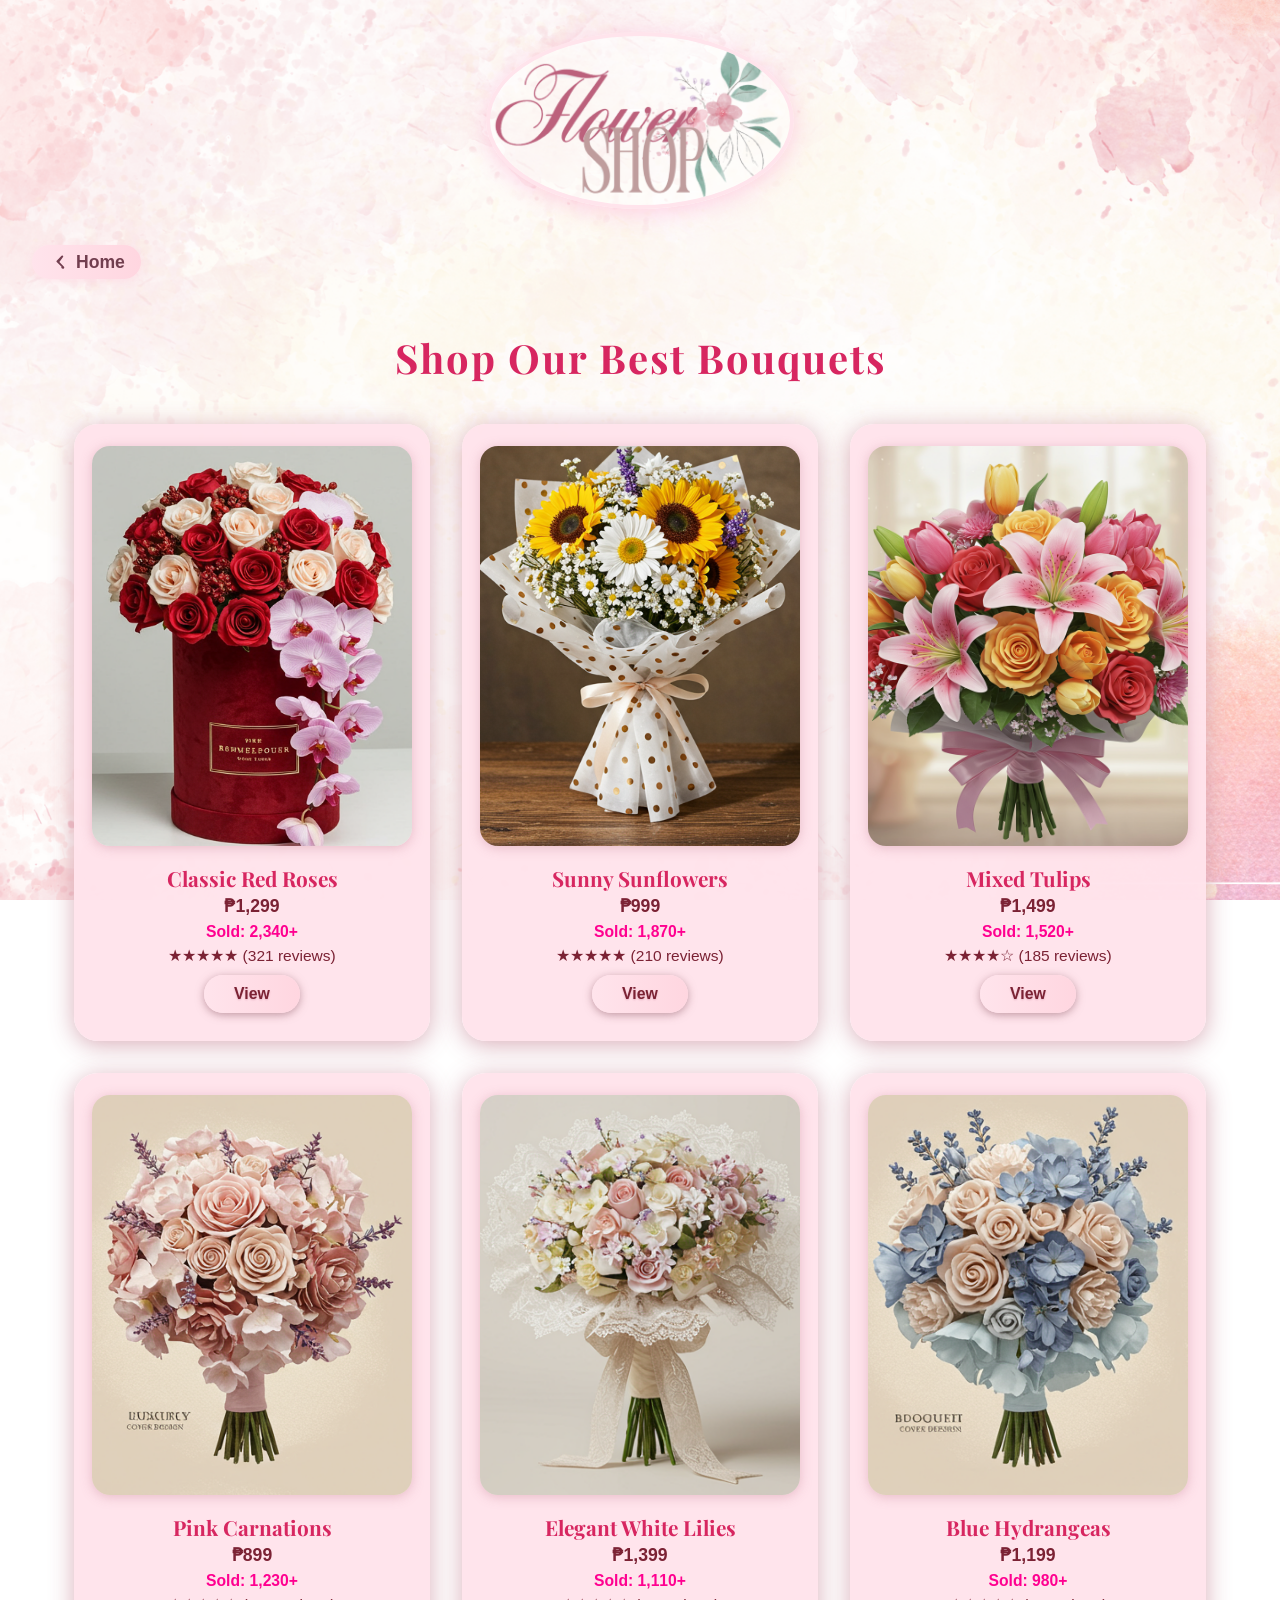
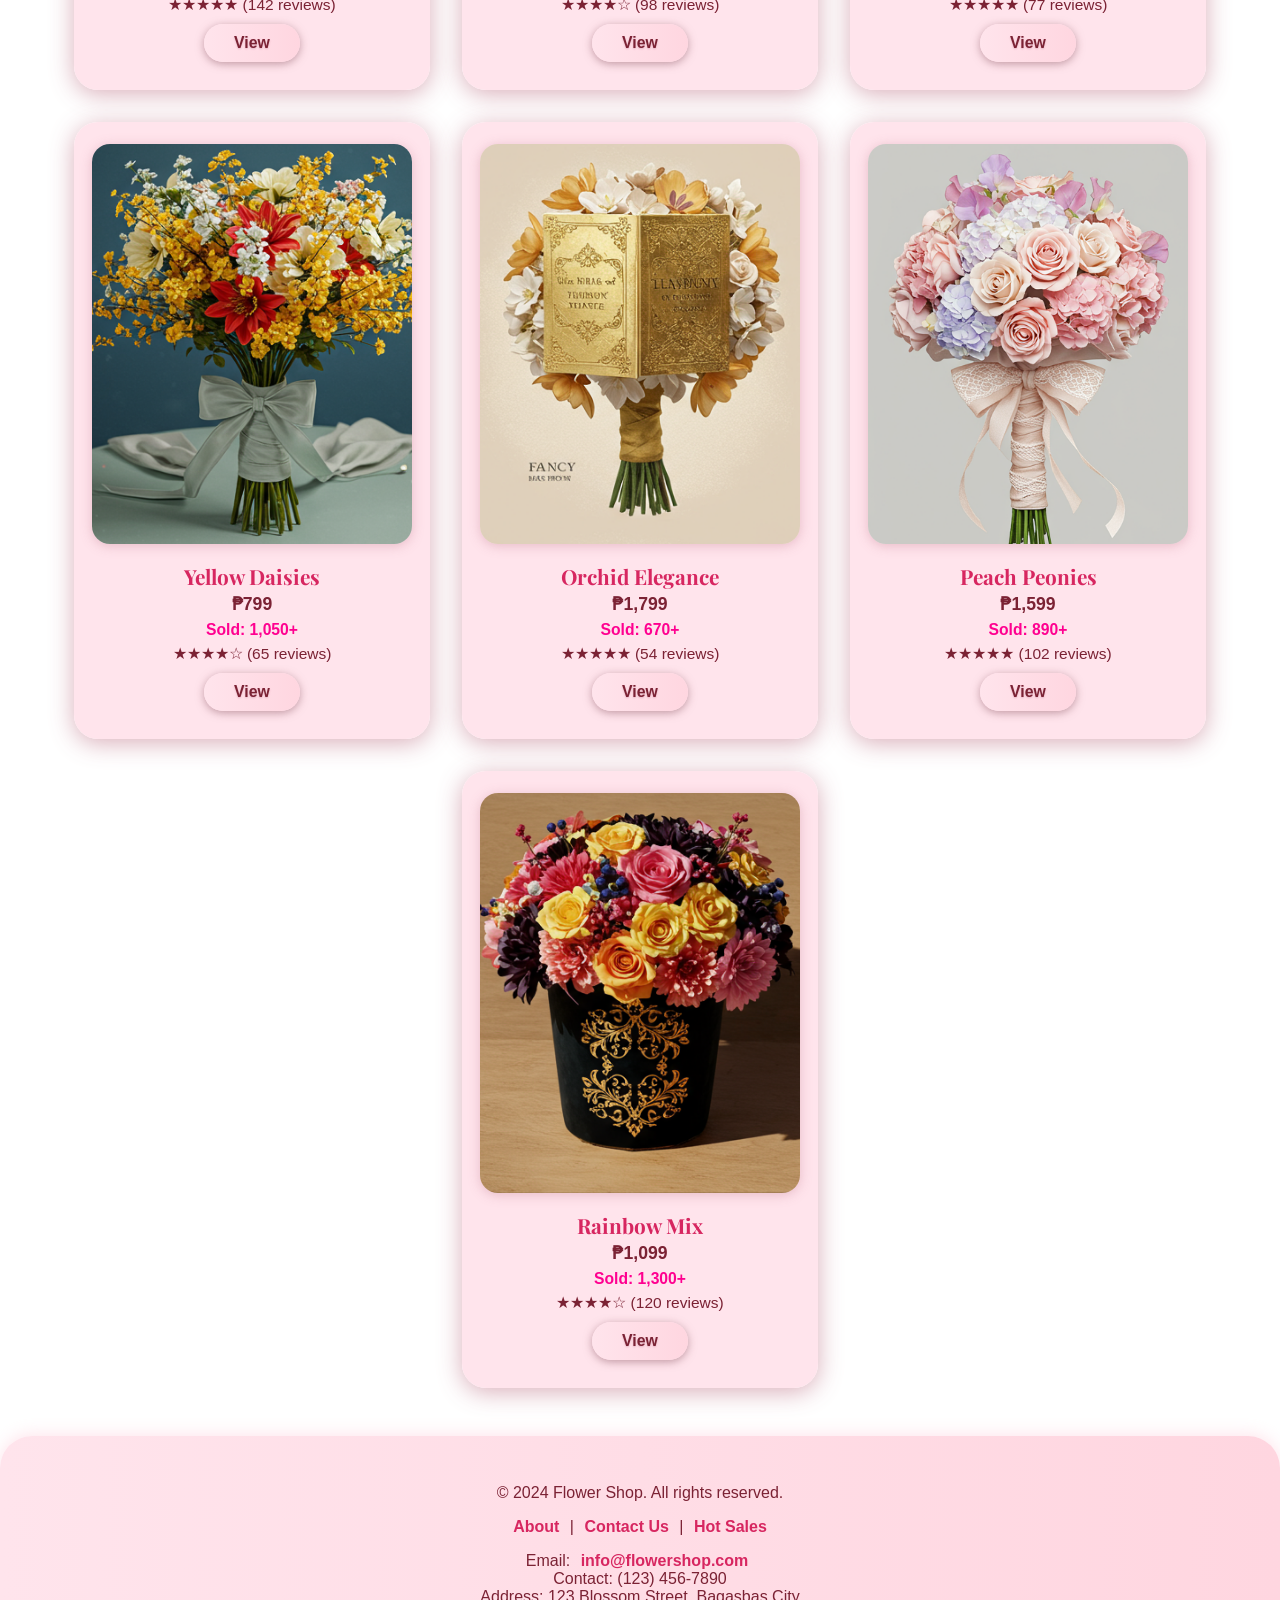
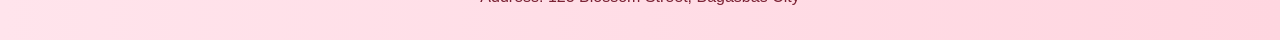
<file: Shopping.html>
<!DOCTYPE html>
<html lang="en">
<head>
  <meta charset="utf-8">
  <meta name="viewport" content="width=device-width, initial-scale=1">
  <title>Flower Shop - Shopping</title>
  <link href="https://fonts.googleapis.com/css2?family=Playfair+Display:wght@700&family=Arial:ital,wght@0,400;0,700;1,400&display=swap" rel="stylesheet">
  <style>
    body {
      margin: 0;
      padding: 0;
      font-family: 'Arial', 'Playfair Display', serif;
      background: url('background.png.png') center center fixed;
      background-size: cover;
      min-height: 100vh;
      color: #7b2234;
    }
    .Logo {
      display: flex;
      justify-content: center;
      align-items: center;
      margin-top: 32px;
    }
    .Logo img {
      width: 300px;
      height: auto;
      border-radius: 50%;
      box-shadow: 0 4px 24px #ffb6d5a0;
      border: 4px solid #ffe4ec;
      background: #ffffff80;
    }
    .navbar {
      display: flex;
      justify-content: flex-start;
      align-items: center;
      gap: 12px;
      margin-top: 24px;
      background: rgba(214, 157, 181, 0);
      padding: 12px 0;
      border-radius: 30px;
      box-shadow: 0 2px 12px #ffd6e000;
      position: relative;
      max-width: 400px;
      margin-left: 32px;
    }
    .back-arrow {
      display: flex;
      align-items: center;
      text-decoration: none;
      color: #723e4f;
      font-weight: bold;
      font-size: 1.1em;
      gap: 6px;
      padding: 6px 16px;
      border-radius: 18px;
      background: linear-gradient(90deg, #ffe4ec 0%, #ffd6e0 100%);
      box-shadow: 0 2px 8px #ffd6e0a0;
      transition: background 0.2s, transform 0.2s;
    }
    .back-arrow:hover {
      background: linear-gradient(90deg, #ffd6e0 0%, #ffe4ec 100%);
      transform: scale(1.05);
    }
    .back-arrow svg {
      width: 22px;
      height: 22px;
      fill: #723e4f;
    }
    .shopping-title {
      text-align: center;
      font-family: 'Playfair Display', 'Arial', serif;
      font-size: 2.5rem;
      color: #d72660;
      margin-top: 40px;
      margin-bottom: 40px;
      letter-spacing: 2px;
    }
    .shopping-list {
      display: flex;
      flex-wrap: wrap;
      justify-content: center;
      gap: 32px;
      margin: 0 auto 40px auto;
      max-width: 1200px;
    }
    .shopping-card {
      background: rgba(255, 228, 236, 0.97);
      border-radius: 24px;
      box-shadow: 0 4px 24px #d2a0adda;
      width: 320px;
      padding: 22px 18px 18px 18px;
      text-align: center;
      position: relative;
      transition: box-shadow 0.2s, transform 0.2s;
    }
    .shopping-card:hover {
      box-shadow: 0 8px 32px #ffd6e0c0;
      transform: translateY(-4px) scale(1.03);
    }
    .shopping-img {
      width: 100%;
      height: 400px;
      object-fit: cover;
      border-radius: 18px;
      margin-bottom: 14px;
      box-shadow: 0 2px 12px #e0b0bcc7;
    }
    .shopping-name {
      font-family: 'Playfair Display', 'Arial', serif;
      font-size: 1.3rem;
      color: #d72660;
      margin-bottom: 4px;
      font-weight: bold;
    }
    .shopping-price {
      color: #7b2234;
      font-size: 1.1rem;
      font-weight: bold;
      margin-bottom: 6px;
    }
    .shopping-sold {
      color: #ff0090;
      font-size: 0.98rem;
      margin-bottom: 6px;
      font-weight: bold;
    }
    .shopping-reviews {
      color: #7b2234;
      font-size: 0.97rem;
      margin-bottom: 10px;
    }
    .shopping-actions {
      display: flex;
      justify-content: center;
      gap: 8px;
      margin-bottom: 10px;
    }
    .shopping-actions a button {
      font-size: 0.99em;
      padding: 10px 30px;
      border-radius: 20px;
      border: none;
      background: linear-gradient(90deg, #ffe4ec 0%, #ffd6e0 100%);
      color: #7b2234;
      font-weight: bold;
      cursor: pointer;
      box-shadow: 0 2px 8px #a87984b5;
      transition: background 0.2s, transform 0.2s;
      margin: 0 2px;
      text-shadow: 0 1px 2px #e4b1c2;
    }
    .shopping-actions a button:hover {
      background: linear-gradient(90deg, #ffd6e0 0%, #ffe4ec 100%);
      transform: scale(1.05);
    }
    /* Modal styles */
    .modal {
      display: none;
      position: fixed;
      z-index: 1000;
      left: 0; top: 0;
      width: 100vw; height: 100vh;
      background: rgba(255, 182, 213, 0.25);
      justify-content: center;
      align-items: center;
    }
    .modal:target {
      display: flex;
    }
    .modal-content {
      background: #fff;
      border-radius: 24px;
      max-width: 420px;
      width: 95vw;
      padding: 32px 24px 24px 24px;
      box-shadow: 0 8px 32px #ffd6e0c0;
      text-align: left;
      position: relative;
      color: #7b2234;
      font-size: 1.08em;
      animation: popIn 0.3s;
    }
    @keyframes popIn {
      0% { transform: scale(0.8);}
      100% { transform: scale(1);}
    }
    .modal-close {
      position: absolute;
      top: 12px;
      right: 18px;
      font-size: 1.5em;
      color: #d72660;
      text-decoration: none;
      font-weight: bold;
      background: none;
      border: none;
      cursor: pointer;
    }
    .modal-img {
      width: 100%;
      height: 180px;
      object-fit: cover;
      border-radius: 14px;
      margin-bottom: 12px;
      box-shadow: 0 2px 12px #ffd6e0a0;
    }
    .modal-title {
      font-family: 'Playfair Display', 'Arial', serif;
      font-size: 1.3rem;
      color: #d72660;
      margin-bottom: 4px;
      font-weight: bold;
    }
    .modal-section {
      margin-bottom: 10px;
    }
    .modal-label {
      font-weight: bold;
      margin-right: 6px;
    }
    .modal-radio-group {
      margin-bottom: 10px;
      display: flex;
      gap: 10px;
      flex-wrap: wrap;
    }
    .modal-radio-group label {
      background: #ffe4ec;
      border-radius: 10px;
      padding: 4px 12px;
      cursor: pointer;
      border: 1px solid #ffd6e0;
      font-size: 0.98em;
      margin-bottom: 2px;
    }
    .modal-radio-group input[type="radio"] {
      margin-right: 4px;
    }
    .modal-payment {
      margin-bottom: 12px;
    }
    .modal-btn-group {
      display: flex;
      gap: 10px;
      margin-top: 8px;
      justify-content: flex-end;
    }
    .modal-btn {
      font-size: 1em;
      padding: 7px 18px;
      border-radius: 14px;
      border: none;
      background: linear-gradient(90deg, #ffe4ec 0%, #ffd6e0 100%);
      color: #7b2234;
      font-weight: bold;
      cursor: pointer;
      box-shadow: 0 2px 8px #ffd6e0a0;
      transition: background 0.2s, transform 0.2s;
      margin: 0 2px;
      text-shadow: 0 1px 2px #e4b1c2;
    }
    .modal-btn:hover {
      background: linear-gradient(90deg, #ffd6e0 0%, #ffe4ec 100%);
      transform: scale(1.05);
    }
    /* Popup styles */
    .popup {
      display: none;
      position: fixed;
      z-index: 2000;
      left: 0; top: 0;
      width: 100vw; height: 100vh;
      background: rgba(255, 182, 213, 0.25);
      justify-content: center;
      align-items: center;
    }
    .popup:target {
      display: flex;
    }
    .popup-content {
      background: #fff;
      border-radius: 18px;
      max-width: 340px;
      width: 90vw;
      padding: 32px 18px 22px 18px;
      box-shadow: 0 8px 32px #ffd6e0c0;
      text-align: center;
      color: #7b2234;
      font-size: 1.1em;
      animation: popIn 0.3s;
    }
    .popup-btn {
      margin-top: 18px;
      font-size: 1em;
      padding: 7px 18px;
      border-radius: 14px;
      border: none;
      background: linear-gradient(90deg, #ffe4ec 0%, #ffd6e0 100%);
      color: #7b2234;
      font-weight: bold;
      cursor: pointer;
      box-shadow: 0 2px 8px #ffd6e0a0;
      transition: background 0.2s, transform 0.2s;
      text-shadow: 0 1px 2px #e4b1c2;
    }
    .popup-btn:hover {
      background: linear-gradient(90deg, #ffd6e0 0%, #ffe4ec 100%);
      transform: scale(1.05);
    }
    .popup-btn.cancel {
      background: #ffe4ec;
      color: #d72660;
      margin-left: 10px;
    }
    .popup-btn.cancel:hover {
      background: #ffd6e0;
    }
    .footer {
      background: linear-gradient(90deg, #ffe4ec 0%, #ffd6e0 100%);
      color: #7b2234;
      text-align: center;
      padding: 32px 10px 18px 10px;
      border-top-left-radius: 32px;
      border-top-right-radius: 32px;
      box-shadow: 0 -2px 16px #ffd6e0a0;
      margin-top: 48px;
    }
    .footer-content a {
      color: #d72660;
      text-decoration: none;
      font-weight: bold;
      margin: 0 6px;
    }
    .footer-content a:hover {
      text-decoration: underline;
    }
    @media (max-width: 1100px) {
      .shopping-list {
        flex-wrap: wrap;
        gap: 18px;
      }
      .shopping-card {
        width: 95vw;
        max-width: 340px;
      }
    }
    @media (max-width: 700px) {
      .shopping-list {
        flex-direction: column;
        align-items: center;
      }
      .navbar {
        max-width: 95vw;
        margin-left: 2vw;
      }
    }
  </style>
</head>
<body>
  <div class="Logo">
    <img src="MyPhoto_26_03_2025_4_58_51_pm.png" alt="Flower Shop Logo">
  </div>
  <nav class="navbar">
    <a href="Index.html" class="back-arrow" title="Back to Home">
      <svg viewBox="0 0 24 24"><path d="M15.5 19a1 1 0 0 1-.7-1.7l-5.3-5.3a1 1 0 0 1 0-1.4l5.3-5.3a1 1 0 1 1 1.4 1.4L12.42 12l4.78 4.78A1 1 0 0 1 15.5 19z"/></svg>
      Home
    </a>
    <span style="margin-left:20px;font-size:1.1em;font-weight:bold;color:#d72660;"></span>
  </nav>
  <h1 class="shopping-title">Shop Our Best Bouquets</h1>
  <div class="shopping-list">
    
    <!-- 10 sales, sample images and data -->
    <!-- 1 -->
    <div class="shopping-card">
      <img src="flower21.png" alt="Red Roses Bouquet" class="shopping-img">
      <div class="shopping-name">Classic Red Roses</div>
      <div class="shopping-price">₱1,299</div>
      <div class="shopping-sold">Sold: 2,340+</div>
      <div class="shopping-reviews">★★★★★ (321 reviews)</div>
      <div class="shopping-actions">
        <a href="#modal1"><button>View</button></a>
      </div>
    </div>
    <!-- 2 -->
    <div class="shopping-card">
      <img src="flower40.png" alt="Sunflower Bouquet" class="shopping-img">
      <div class="shopping-name">Sunny Sunflowers</div>
      <div class="shopping-price">₱999</div>
      <div class="shopping-sold">Sold: 1,870+</div>
      <div class="shopping-reviews">★★★★★ (210 reviews)</div>
      <div class="shopping-actions">
        <a href="#modal2"><button>View</button></a>
      </div>
    </div>
    <!-- 3 -->
    <div class="shopping-card">
      <img src="flower27.png" alt="Mixed Tulips" class="shopping-img">
      <div class="shopping-name">Mixed Tulips</div>
      <div class="shopping-price">₱1,499</div>
      <div class="shopping-sold">Sold: 1,520+</div>
      <div class="shopping-reviews">★★★★☆ (185 reviews)</div>
      <div class="shopping-actions">
        <a href="#modal3"><button>View</button></a>
      </div>
    </div>
    <!-- 4 -->
    <div class="shopping-card">
      <img src="flower33.png" alt="Pink Carnations" class="shopping-img">
      <div class="shopping-name">Pink Carnations</div>
      <div class="shopping-price">₱899</div>
      <div class="shopping-sold">Sold: 1,230+</div>
      <div class="shopping-reviews">★★★★★ (142 reviews)</div>
      <div class="shopping-actions">
        <a href="#modal4"><button>View</button></a>
      </div>
    </div>
    <!-- 5 -->
    <div class="shopping-card">
      <img src="flower23.png" alt="White Lilies" class="shopping-img">
      <div class="shopping-name">Elegant White Lilies</div>
      <div class="shopping-price">₱1,399</div>
      <div class="shopping-sold">Sold: 1,110+</div>
      <div class="shopping-reviews">★★★★☆ (98 reviews)</div>
      <div class="shopping-actions">
        <a href="#modal5"><button>View</button></a>
      </div>
    </div>
    <!-- 6 -->
    <div class="shopping-card">
      <img src="flower36.png" alt="Blue Hydrangeas" class="shopping-img">
      <div class="shopping-name">Blue Hydrangeas</div>
      <div class="shopping-price">₱1,199</div>
      <div class="shopping-sold">Sold: 980+</div>
      <div class="shopping-reviews">★★★★★ (77 reviews)</div>
      <div class="shopping-actions">
        <a href="#modal6"><button>View</button></a>
      </div>
    </div>
    <!-- 7 -->
    <div class="shopping-card">
      <img src="flower37.png" alt="Yellow Daisies" class="shopping-img">
      <div class="shopping-name">Yellow Daisies</div>
      <div class="shopping-price">₱799</div>
      <div class="shopping-sold">Sold: 1,050+</div>
      <div class="shopping-reviews">★★★★☆ (65 reviews)</div>
      <div class="shopping-actions">
        <a href="#modal7"><button>View</button></a>
      </div>
    </div>
    <!-- 8 -->
    <div class="shopping-card">
      <img src="flower34.png" alt="Orchid Elegance" class="shopping-img">
      <div class="shopping-name">Orchid Elegance</div>
      <div class="shopping-price">₱1,799</div>
      <div class="shopping-sold">Sold: 670+</div>
      <div class="shopping-reviews">★★★★★ (54 reviews)</div>
      <div class="shopping-actions">
        <a href="#modal8"><button>View</button></a>
      </div>
    </div>
    <!-- 9 -->
    <div class="shopping-card">
      <img src="flower17.png" alt="Peach Peonies" class="shopping-img">
      <div class="shopping-name">Peach Peonies</div>
      <div class="shopping-price">₱1,599</div>
      <div class="shopping-sold">Sold: 890+</div>
      <div class="shopping-reviews">★★★★★ (102 reviews)</div>
      <div class="shopping-actions">
        <a href="#modal9"><button>View</button></a>
      </div>
    </div>
    <!-- 10 -->
    <div class="shopping-card">
      <img src="flower32.png" alt="Rainbow Mix" class="shopping-img">
      <div class="shopping-name">Rainbow Mix</div>
      <div class="shopping-price">₱1,099</div>
      <div class="shopping-sold">Sold: 1,300+</div>
      <div class="shopping-reviews">★★★★☆ (120 reviews)</div>
      <div class="shopping-actions">
        <a href="#modal10"><button>View</button></a>
      </div>
    </div>
  </div>

  <!-- MODALS (1-10) -->
  <!-- For brevity, only 1 is shown in full, copy and change numbers/names/colors for 2-10 -->
  <!-- Modal 1 -->
  <div id="modal1" class="modal">
    <div class="modal-content">
      <a href="#" class="modal-close" title="Close">&times;</a>
      <img src="flower21.png" alt="Red Roses Bouquet" class="modal-img">
      <div class="modal-title">Classic Red Roses</div>
      <div class="modal-section"><b>Sale at:</b> 123 Blossom Street, Bagasbas City</div>
      <div class="modal-section"><b>Arriving/Delivery:</b> 5-7 days or less</div>
      <div class="modal-section">
        <span class="modal-label">Bouquet Cover Color:</span>
        <form>
          <div class="modal-radio-group">
            <label><input type="radio" name="cover1" checked>Red</label>
            <label><input type="radio" name="cover1">White</label>
            <label><input type="radio" name="cover1">Pink</label>
            <label><input type="radio" name="cover1">Gold</label>
          </div>
        </form>
      </div>
      <div class="modal-section modal-payment">
        <span class="modal-label">Payment Option:</span>
        <form>
          <div class="modal-radio-group">
            <label><input type="radio" name="pay1" checked>Cash on Delivery</label>
            <label><input type="radio" name="pay1">Gcash</label>
            <label><input type="radio" name="pay1">Paypal</label>
          </div>
        </form>
        <div style="margin-top:8px;color:#d72660;font-weight:bold;">This will be auto connected to your payment account</div>
      </div>
      <div class="modal-btn-group">
        <a href="#preview1"><button class="modal-btn">Buy</button></a>
        <a href="#preview1cart"><button class="modal-btn">Add to Cart</button></a>
      </div>
    </div>
  </div>
  <!-- Preview Modal for Buy -->
  <div id="preview1" class="popup">
    <div class="popup-content">
      <div style="font-weight:bold;margin-bottom:10px;">Order Preview</div>
      <div>Classic Red Roses<br>₱1,299<br>Cover: Red<br>Payment: Cash on Delivery</div>
      <a href="#thankyou1"><button class="popup-btn">OK</button></a>
      <a href="#modal1"><button class="popup-btn cancel">Cancel</button></a>
    </div>
  </div>
  <!-- Thank You Modal for Buy -->
  <div id="thankyou1" class="popup">
    <div class="popup-content">
      <div style="font-weight:bold;margin-bottom:10px;">Thank you for ordering!</div>
      <a href="#"><button class="popup-btn">OK</button></a>
    </div>
  </div>
  <!-- Preview Modal for Add to Cart -->
  <div id="preview1cart" class="popup">
    <div class="popup-content">
      <div style="font-weight:bold;margin-bottom:10px;">Order Preview</div>
      <div>Classic Red Roses<br>₱1,299<br>Cover: Red<br>Payment: Cash on Delivery</div>
      <a href="#cartset1"><button class="popup-btn">OK</button></a>
      <a href="#modal1"><button class="popup-btn cancel">Cancel</button></a>
    </div>
  </div>
  <!-- Cart Set Modal -->
  <div id="cartset1" class="popup">
    <div class="popup-content">
      <div style="font-weight:bold;margin-bottom:10px;">Your order is added to cart!</div>
      <a href="#"><button class="popup-btn">OK</button></a>
    </div>
  </div>

  <!-- Modal 2 -->
  <div id="modal2" class="modal">
    <div class="modal-content">
      <a href="#" class="modal-close" title="Close">&times;</a>
      <img src="flower40.png" alt="Sunflower Bouquet" class="modal-img">
      <div class="modal-title">Sunny Sunflowers</div>
      <div class="modal-section"><b>Sale at:</b> 123 Blossom Street, Bagasbas City</div>
      <div class="modal-section"><b>Arriving/Delivery:</b> 5-7 days or less</div>
      <div class="modal-section">
        <span class="modal-label">Bouquet Cover Color:</span>
        <form>
          <div class="modal-radio-group">
            <label><input type="radio" name="cover2" checked>Yellow</label>
            <label><input type="radio" name="cover2">White</label>
            <label><input type="radio" name="cover2">Brown</label>
            <label><input type="radio" name="cover2">Blue</label>
          </div>
        </form>
      </div>
      <div class="modal-section modal-payment">
        <span class="modal-label">Payment Option:</span>
        <form>
          <div class="modal-radio-group">
            <label><input type="radio" name="pay2" checked>Cash on Delivery</label>
            <label><input type="radio" name="pay2">Gcash</label>
            <label><input type="radio" name="pay2">Paypal</label>
          </div>
        </form>
        <div style="margin-top:8px;color:#d72660;font-weight:bold;">This will be auto connected to your payment account</div>
      </div>
      <div class="modal-btn-group">
        <a href="#preview2"><button class="modal-btn">Buy</button></a>
        <a href="#preview2cart"><button class="modal-btn">Add to Cart</button></a>
      </div>
    </div>
  </div>
  <div id="preview2" class="popup">
    <div class="popup-content">
      <div style="font-weight:bold;margin-bottom:10px;">Order Preview</div>
      <div>Sunny Sunflowers<br>₱999<br>Cover: Yellow<br>Payment: Cash on Delivery</div>
      <a href="#thankyou2"><button class="popup-btn">OK</button></a>
      <a href="#modal2"><button class="popup-btn cancel">Cancel</button></a>
    </div>
  </div>
  <div id="thankyou2" class="popup">
    <div class="popup-content">
      <div style="font-weight:bold;margin-bottom:10px;">Thank you for ordering!</div>
      <a href="#"><button class="popup-btn">OK</button></a>
    </div>
  </div>
  <div id="preview2cart" class="popup">
    <div class="popup-content">
      <div style="font-weight:bold;margin-bottom:10px;">Order Preview</div>
      <div>Sunny Sunflowers<br>₱999<br>Cover: Yellow<br>Payment: Cash on Delivery</div>
      <a href="#cartset2"><button class="popup-btn">OK</button></a>
      <a href="#modal2"><button class="popup-btn cancel">Cancel</button></a>
    </div>
  </div>
  <div id="cartset2" class="popup">
    <div class="popup-content">
      <div style="font-weight:bold;margin-bottom:10px;">Your order is added to cart!</div>
      <a href="#"><button class="popup-btn">OK</button></a>
    </div>
  </div>

  <!-- Modal 3 -->
  <div id="modal3" class="modal">
    <div class="modal-content">
      <a href="#" class="modal-close" title="Close">&times;</a>
      <img src="flower27.png" alt="Mixed Tulips" class="modal-img">
      <div class="modal-title">Mixed Tulips</div>
      <div class="modal-section"><b>Sale at:</b> 123 Blossom Street, Bagasbas City</div>
      <div class="modal-section"><b>Arriving/Delivery:</b> 5-7 days or less</div>
      <div class="modal-section">
        <span class="modal-label">Bouquet Cover Color:</span>
        <form>
          <div class="modal-radio-group">
            <label><input type="radio" name="cover3" checked>Purple</label>
            <label><input type="radio" name="cover3">White</label>
            <label><input type="radio" name="cover3">Pink</label>
            <label><input type="radio" name="cover3">Blue</label>
          </div>
        </form>
      </div>
      <div class="modal-section modal-payment">
        <span class="modal-label">Payment Option:</span>
        <form>
          <div class="modal-radio-group">
            <label><input type="radio" name="pay3" checked>Cash on Delivery</label>
            <label><input type="radio" name="pay3">Gcash</label>
            <label><input type="radio" name="pay3">Paypal</label>
          </div>
        </form>
        <div style="margin-top:8px;color:#d72660;font-weight:bold;">This will be auto connected to your payment account</div>
      </div>
      <div class="modal-btn-group">
        <a href="#preview3"><button class="modal-btn">Buy</button></a>
        <a href="#preview3cart"><button class="modal-btn">Add to Cart</button></a>
      </div>
    </div>
  </div>
  <div id="preview3" class="popup">
    <div class="popup-content">
      <div style="font-weight:bold;margin-bottom:10px;">Order Preview</div>
      <div>Mixed Tulips<br>₱1,499<br>Cover: Purple<br>Payment: Cash on Delivery</div>
      <a href="#thankyou3"><button class="popup-btn">OK</button></a>
      <a href="#modal3"><button class="popup-btn cancel">Cancel</button></a>
    </div>
  </div>
  <div id="thankyou3" class="popup">
    <div class="popup-content">
      <div style="font-weight:bold;margin-bottom:10px;">Thank you for ordering!</div>
      <a href="#"><button class="popup-btn">OK</button></a>
    </div>
  </div>
  <div id="preview3cart" class="popup">
    <div class="popup-content">
      <div style="font-weight:bold;margin-bottom:10px;">Order Preview</div>
      <div>Mixed Tulips<br>₱1,499<br>Cover: Purple<br>Payment: Cash on Delivery</div>
      <a href="#cartset3"><button class="popup-btn">OK</button></a>
      <a href="#modal3"><button class="popup-btn cancel">Cancel</button></a>
    </div>
  </div>
  <div id="cartset3" class="popup">
    <div class="popup-content">
      <div style="font-weight:bold;margin-bottom:10px;">Your order is added to cart!</div>
      <a href="#"><button class="popup-btn">OK</button></a>
    </div>
  </div>

  <!-- Modal 4 -->
  <div id="modal4" class="modal">
    <div class="modal-content">
      <a href="#" class="modal-close" title="Close">&times;</a>
      <img src="flower33.png" alt="Pink Carnations" class="modal-img">
      <div class="modal-title">Pink Carnations</div>
      <div class="modal-section"><b>Sale at:</b> 123 Blossom Street, Bagasbas City</div>
      <div class="modal-section"><b>Arriving/Delivery:</b> 5-7 days or less</div>
      <div class="modal-section">
        <span class="modal-label">Bouquet Cover Color:</span>
        <form>
          <div class="modal-radio-group">
            <label><input type="radio" name="cover4" checked>Pink</label>
            <label><input type="radio" name="cover4">White</label>
            <label><input type="radio" name="cover4">Red</label>
            <label><input type="radio" name="cover4">Silver</label>
          </div>
        </form>
      </div>
      <div class="modal-section modal-payment">
        <span class="modal-label">Payment Option:</span>
        <form>
          <div class="modal-radio-group">
            <label><input type="radio" name="pay4" checked>Cash on Delivery</label>
            <label><input type="radio" name="pay4">Gcash</label>
            <label><input type="radio" name="pay4">Paypal</label>
          </div>
        </form>
        <div style="margin-top:8px;color:#d72660;font-weight:bold;">This will be auto connected to your payment account</div>
      </div>
      <div class="modal-btn-group">
        <a href="#preview4"><button class="modal-btn">Buy</button></a>
        <a href="#preview4cart"><button class="modal-btn">Add to Cart</button></a>
      </div>
    </div>
  </div>
  <div id="preview4" class="popup">
    <div class="popup-content">
      <div style="font-weight:bold;margin-bottom:10px;">Order Preview</div>
      <div>Pink Carnations<br>₱899<br>Cover: Pink<br>Payment: Cash on Delivery</div>
      <a href="#thankyou4"><button class="popup-btn">OK</button></a>
      <a href="#modal4"><button class="popup-btn cancel">Cancel</button></a>
    </div>
  </div>
  <div id="thankyou4" class="popup">
    <div class="popup-content">
      <div style="font-weight:bold;margin-bottom:10px;">Thank you for ordering!</div>
      <a href="#"><button class="popup-btn">OK</button></a>
    </div>
  </div>
  <div id="preview4cart" class="popup">
    <div class="popup-content">
      <div style="font-weight:bold;margin-bottom:10px;">Order Preview</div>
      <div>Pink Carnations<br>₱899<br>Cover: Pink<br>Payment: Cash on Delivery</div>
      <a href="#cartset4"><button class="popup-btn">OK</button></a>
      <a href="#modal4"><button class="popup-btn cancel">Cancel</button></a>
    </div>
  </div>
  <div id="cartset4" class="popup">
    <div class="popup-content">
      <div style="font-weight:bold;margin-bottom:10px;">Your order is added to cart!</div>
      <a href="#"><button class="popup-btn">OK</button></a>
    </div>
  </div>

  <!-- Modal 5 -->
  <div id="modal5" class="modal">
    <div class="modal-content">
      <a href="#" class="modal-close" title="Close">&times;</a>
      <img src="flower23.png" alt="White Lilies" class="modal-img">
      <div class="modal-title">Elegant White Lilies</div>
      <div class="modal-section"><b>Sale at:</b> 123 Blossom Street, Bagasbas City</div>
      <div class="modal-section"><b>Arriving/Delivery:</b> 5-7 days or less</div>
      <div class="modal-section">
        <span class="modal-label">Bouquet Cover Color:</span>
        <form>
          <div class="modal-radio-group">
            <label><input type="radio" name="cover5" checked>White</label>
            <label><input type="radio" name="cover5">Blue</label>
            <label><input type="radio" name="cover5">Silver</label>
            <label><input type="radio" name="cover5">Gold</label>
          </div>
        </form>
      </div>
      <div class="modal-section modal-payment">
        <span class="modal-label">Payment Option:</span>
        <form>
          <div class="modal-radio-group">
            <label><input type="radio" name="pay5" checked>Cash on Delivery</label>
            <label><input type="radio" name="pay5">Gcash</label>
            <label><input type="radio" name="pay5">Paypal</label>
          </div>
        </form>
        <div style="margin-top:8px;color:#d72660;font-weight:bold;">This will be auto connected to your payment account</div>
      </div>
      <div class="modal-btn-group">
        <a href="#preview5"><button class="modal-btn">Buy</button></a>
        <a href="#preview5cart"><button class="modal-btn">Add to Cart</button></a>
      </div>
    </div>
  </div>
  <div id="preview5" class="popup">
    <div class="popup-content">
      <div style="font-weight:bold;margin-bottom:10px;">Order Preview</div>
      <div>Elegant White Lilies<br>₱1,399<br>Cover: White<br>Payment: Cash on Delivery</div>
      <a href="#thankyou5"><button class="popup-btn">OK</button></a>
      <a href="#modal5"><button class="popup-btn cancel">Cancel</button></a>
    </div>
  </div>
  <div id="thankyou5" class="popup">
    <div class="popup-content">
      <div style="font-weight:bold;margin-bottom:10px;">Thank you for ordering!</div>
      <a href="#"><button class="popup-btn">OK</button></a>
    </div>
  </div>
  <div id="preview5cart" class="popup">
    <div class="popup-content">
      <div style="font-weight:bold;margin-bottom:10px;">Order Preview</div>
      <div>Elegant White Lilies<br>₱1,399<br>Cover: White<br>Payment: Cash on Delivery</div>
      <a href="#cartset5"><button class="popup-btn">OK</button></a>
      <a href="#modal5"><button class="popup-btn cancel">Cancel</button></a>
    </div>
  </div>
  <div id="cartset5" class="popup">
    <div class="popup-content">
      <div style="font-weight:bold;margin-bottom:10px;">Your order is added to cart!</div>
      <a href="#"><button class="popup-btn">OK</button></a>
    </div>
  </div>

  <!-- Modal 6 -->
  <div id="modal6" class="modal">
    <div class="modal-content">
      <a href="#" class="modal-close" title="Close">&times;</a>
      <img src="flower36.png" alt="Blue Hydrangeas" class="modal-img">
      <div class="modal-title">Blue Hydrangeas</div>
      <div class="modal-section"><b>Sale at:</b> 123 Blossom Street, Bagasbas City</div>
      <div class="modal-section"><b>Arriving/Delivery:</b> 5-7 days or less</div>
      <div class="modal-section">
        <span class="modal-label">Bouquet Cover Color:</span>
        <form>
          <div class="modal-radio-group">
            <label><input type="radio" name="cover6" checked>Blue</label>
            <label><input type="radio" name="cover6">White</label>
            <label><input type="radio" name="cover6">Silver</label>
            <label><input type="radio" name="cover6">Pink</label>
          </div>
        </form>
      </div>
      <div class="modal-section modal-payment">
        <span class="modal-label">Payment Option:</span>
        <form>
          <div class="modal-radio-group">
            <label><input type="radio" name="pay6" checked>Cash on Delivery</label>
            <label><input type="radio" name="pay6">Gcash</label>
            <label><input type="radio" name="pay6">Paypal</label>
          </div>
        </form>
        <div style="margin-top:8px;color:#d72660;font-weight:bold;">This will be auto connected to your payment account</div>
      </div>
      <div class="modal-btn-group">
        <a href="#preview6"><button class="modal-btn">Buy</button></a>
        <a href="#preview6cart"><button class="modal-btn">Add to Cart</button></a>
      </div>
    </div>
  </div>
  <div id="preview6" class="popup">
    <div class="popup-content">
      <div style="font-weight:bold;margin-bottom:10px;">Order Preview</div>
      <div>Blue Hydrangeas<br>₱1,199<br>Cover: Blue<br>Payment: Cash on Delivery</div>
      <a href="#thankyou6"><button class="popup-btn">OK</button></a>
      <a href="#modal6"><button class="popup-btn cancel">Cancel</button></a>
    </div>
  </div>
  <div id="thankyou6" class="popup">
    <div class="popup-content">
      <div style="font-weight:bold;margin-bottom:10px;">Thank you for ordering!</div>
      <a href="#"><button class="popup-btn">OK</button></a>
    </div>
  </div>
  <div id="preview6cart" class="popup">
    <div class="popup-content">
      <div style="font-weight:bold;margin-bottom:10px;">Order Preview</div>
      <div>Blue Hydrangeas<br>₱1,199<br>Cover: Blue<br>Payment: Cash on Delivery</div>
      <a href="#cartset6"><button class="popup-btn">OK</button></a>
      <a href="#modal6"><button class="popup-btn cancel">Cancel</button></a>
    </div>
  </div>
  <div id="cartset6" class="popup">
    <div class="popup-content">
      <div style="font-weight:bold;margin-bottom:10px;">Your order is added to cart!</div>
      <a href="#"><button class="popup-btn">OK</button></a>
    </div>
  </div>

  <!-- Modal 7 -->
  <div id="modal7" class="modal">
    <div class="modal-content">
      <a href="#" class="modal-close" title="Close">&times;</a>
      <img src="flower37.png" alt="Yellow Daisies" class="modal-img">
      <div class="modal-title">Yellow Daisies</div>
      <div class="modal-section"><b>Sale at:</b> 123 Blossom Street, Bagasbas City</div>
      <div class="modal-section"><b>Arriving/Delivery:</b> 5-7 days or less</div>
      <div class="modal-section">
        <span class="modal-label">Bouquet Cover Color:</span>
        <form>
          <div class="modal-radio-group">
            <label><input type="radio" name="cover7" checked>Yellow</label>
            <label><input type="radio" name="cover7">White</label>
            <label><input type="radio" name="cover7">Green</label>
            <label><input type="radio" name="cover7">Pink</label>
          </div>
        </form>
      </div>
      <div class="modal-section modal-payment">
        <span class="modal-label">Payment Option:</span>
        <form>
          <div class="modal-radio-group">
            <label><input type="radio" name="pay7" checked>Cash on Delivery</label>
            <label><input type="radio" name="pay7">Gcash</label>
            <label><input type="radio" name="pay7">Paypal</label>
          </div>
        </form>
        <div style="margin-top:8px;color:#d72660;font-weight:bold;">This will be auto connected to your payment account</div>
      </div>
      <div class="modal-btn-group">
        <a href="#preview7"><button class="modal-btn">Buy</button></a>
        <a href="#preview7cart"><button class="modal-btn">Add to Cart</button></a>
      </div>
    </div>
  </div>
  <div id="preview7" class="popup">
    <div class="popup-content">
      <div style="font-weight:bold;margin-bottom:10px;">Order Preview</div>
      <div>Yellow Daisies<br>₱799<br>Cover: Yellow<br>Payment: Cash on Delivery</div>
      <a href="#thankyou7"><button class="popup-btn">OK</button></a>
      <a href="#modal7"><button class="popup-btn cancel">Cancel</button></a>
    </div>
  </div>
  <div id="thankyou7" class="popup">
    <div class="popup-content">
      <div style="font-weight:bold;margin-bottom:10px;">Thank you for ordering!</div>
      <a href="#"><button class="popup-btn">OK</button></a>
    </div>
  </div>
  <div id="preview7cart" class="popup">
    <div class="popup-content">
      <div style="font-weight:bold;margin-bottom:10px;">Order Preview</div>
      <div>Yellow Daisies<br>₱799<br>Cover: Yellow<br>Payment: Cash on Delivery</div>
      <a href="#cartset7"><button class="popup-btn">OK</button></a>
      <a href="#modal7"><button class="popup-btn cancel">Cancel</button></a>
    </div>
  </div>
  <div id="cartset7" class="popup">
    <div class="popup-content">
      <div style="font-weight:bold;margin-bottom:10px;">Your order is added to cart!</div>
      <a href="#"><button class="popup-btn">OK</button></a>
    </div>
  </div>

  <!-- Modal 8 -->
  <div id="modal8" class="modal">
    <div class="modal-content">
      <a href="#" class="modal-close" title="Close">&times;</a>
      <img src="flower34.png" alt="Orchid Elegance" class="modal-img">
      <div class="modal-title">Orchid Elegance</div>
      <div class="modal-section"><b>Sale at:</b> 123 Blossom Street, Bagasbas City</div>
      <div class="modal-section"><b>Arriving/Delivery:</b> 5-7 days or less</div>
      <div class="modal-section">
        <span class="modal-label">Bouquet Cover Color:</span>
        <form>
          <div class="modal-radio-group">
            <label><input type="radio" name="cover8" checked>Purple</label>
            <label><input type="radio" name="cover8">White</label>
            <label><input type="radio" name="cover8">Pink</label>
            <label><input type="radio" name="cover8">Gold</label>
          </div>
        </form>
      </div>
      <div class="modal-section modal-payment">
        <span class="modal-label">Payment Option:</span>
        <form>
          <div class="modal-radio-group">
            <label><input type="radio" name="pay8" checked>Cash on Delivery</label>
            <label><input type="radio" name="pay8">Gcash</label>
            <label><input type="radio" name="pay8">Paypal</label>
          </div>
        </form>
        <div style="margin-top:8px;color:#d72660;font-weight:bold;">This will be auto connected to your payment account</div>
      </div>
      <div class="modal-btn-group">
        <a href="#preview8"><button class="modal-btn">Buy</button></a>
        <a href="#preview8cart"><button class="modal-btn">Add to Cart</button></a>
      </div>
    </div>
  </div>
  <div id="preview8" class="popup">
    <div class="popup-content">
      <div style="font-weight:bold;margin-bottom:10px;">Order Preview</div>
      <div>Orchid Elegance<br>₱1,799<br>Cover: Purple<br>Payment: Cash on Delivery</div>
      <a href="#thankyou8"><button class="popup-btn">OK</button></a>
      <a href="#modal8"><button class="popup-btn cancel">Cancel</button></a>
    </div>
  </div>
  <div id="thankyou8" class="popup">
    <div class="popup-content">
      <div style="font-weight:bold;margin-bottom:10px;">Thank you for ordering!</div>
      <a href="#"><button class="popup-btn">OK</button></a>
    </div>
  </div>
  <div id="preview8cart" class="popup">
    <div class="popup-content">
      <div style="font-weight:bold;margin-bottom:10px;">Order Preview</div>
      <div>Orchid Elegance<br>₱1,799<br>Cover: Purple<br>Payment: Cash on Delivery</div>
      <a href="#cartset8"><button class="popup-btn">OK</button></a>
      <a href="#modal8"><button class="popup-btn cancel">Cancel</button></a>
    </div>
  </div>
  <div id="cartset8" class="popup">
    <div class="popup-content">
      <div style="font-weight:bold;margin-bottom:10px;">Your order is added to cart!</div>
      <a href="#"><button class="popup-btn">OK</button></a>
    </div>
  </div>

  <!-- Modal 9 -->
  <div id="modal9" class="modal">
    <div class="modal-content">
      <a href="#" class="modal-close" title="Close">&times;</a>
      <img src="flower17.png" alt="Peach Peonies" class="modal-img">
      <div class="modal-title">Peach Peonies</div>
      <div class="modal-section"><b>Sale at:</b> 123 Blossom Street, Bagasbas City</div>
      <div class="modal-section"><b>Arriving/Delivery:</b> 5-7 days or less</div>
      <div class="modal-section">
        <span class="modal-label">Bouquet Cover Color:</span>
        <form>
          <div class="modal-radio-group">
            <label><input type="radio" name="cover9" checked>Peach</label>
            <label><input type="radio" name="cover9">White</label>
            <label><input type="radio" name="cover9">Pink</label>
            <label><input type="radio" name="cover9">Gold</label>
          </div>
        </form>
      </div>
      <div class="modal-section modal-payment">
        <span class="modal-label">Payment Option:</span>
        <form>
          <div class="modal-radio-group">
            <label><input type="radio" name="pay9" checked>Cash on Delivery</label>
            <label><input type="radio" name="pay9">Gcash</label>
            <label><input type="radio" name="pay9">Paypal</label>
          </div>
        </form>
        <div style="margin-top:8px;color:#d72660;font-weight:bold;">This will be auto connected to your payment account</div>
      </div>
      <div class="modal-btn-group">
        <a href="#preview9"><button class="modal-btn">Buy</button></a>
        <a href="#preview9cart"><button class="modal-btn">Add to Cart</button></a>
      </div>
    </div>
  </div>
  <div id="preview9" class="popup">
    <div class="popup-content">
      <div style="font-weight:bold;margin-bottom:10px;">Order Preview</div>
      <div>Peach Peonies<br>₱1,599<br>Cover: Peach<br>Payment: Cash on Delivery</div>
      <a href="#thankyou9"><button class="popup-btn">OK</button></a>
      <a href="#modal9"><button class="popup-btn cancel">Cancel</button></a>
    </div>
  </div>
  <div id="thankyou9" class="popup">
    <div class="popup-content">
      <div style="font-weight:bold;margin-bottom:10px;">Thank you for ordering!</div>
      <a href="#"><button class="popup-btn">OK</button></a>
    </div>
  </div>
  <div id="preview9cart" class="popup">
    <div class="popup-content">
      <div style="font-weight:bold;margin-bottom:10px;">Order Preview</div>
      <div>Peach Peonies<br>₱1,599<br>Cover: Peach<br>Payment: Cash on Delivery</div>
      <a href="#cartset9"><button class="popup-btn">OK</button></a>
      <a href="#modal9"><button class="popup-btn cancel">Cancel</button></a>
    </div>
  </div>
  <div id="cartset9" class="popup">
    <div class="popup-content">
      <div style="font-weight:bold;margin-bottom:10px;">Your order is added to cart!</div>
      <a href="#"><button class="popup-btn">OK</button></a>
    </div>
  </div>

  <!-- Modal 10 -->
  <div id="modal10" class="modal">
    <div class="modal-content">
      <a href="#" class="modal-close" title="Close">&times;</a>
      <img src="flower32.png" alt="Rainbow Mix" class="modal-img">
      <div class="modal-title">Rainbow Mix</div>
      <div class="modal-section"><b>Sale at:</b> 123 Blossom Street, Bagasbas City</div>
      <div class="modal-section"><b>Arriving/Delivery:</b> 5-7 days or less</div>
      <div class="modal-section">
        <span class="modal-label">Bouquet Cover Color:</span>
        <form>
          <div class="modal-radio-group">
            <label><input type="radio" name="cover10" checked>Rainbow</label>
            <label><input type="radio" name="cover10">White</label>
            <label><input type="radio" name="cover10">Pink</label>
            <label><input type="radio" name="cover10">Blue</label>
          </div>
        </form>
      </div>
      <div class="modal-section modal-payment">
        <span class="modal-label">Payment Option:</span>
        <form>
          <div class="modal-radio-group">
            <label><input type="radio" name="pay10" checked>Cash on Delivery</label>
            <label><input type="radio" name="pay10">Gcash</label>
            <label><input type="radio" name="pay10">Paypal</label>
          </div>
        </form>
        <div style="margin-top:8px;color:#d72660;font-weight:bold;">This will be auto connected to your payment account</div>
      </div>
      <div class="modal-btn-group">
        <a href="#preview10"><button class="modal-btn">Buy</button></a>
        <a href="#preview10cart"><button class="modal-btn">Add to Cart</button></a>
      </div>
    </div>
  </div>
  <div id="preview10" class="popup">
    <div class="popup-content">
      <div style="font-weight:bold;margin-bottom:10px;">Order Preview</div>
      <div>Rainbow Mix<br>₱1,099<br>Cover: Rainbow<br>Payment: Cash on Delivery</div>
      <a href="#thankyou10"><button class="popup-btn">OK</button></a>
      <a href="#modal10"><button class="popup-btn cancel">Cancel</button></a>
    </div>
  </div>
  <div id="thankyou10" class="popup">
    <div class="popup-content">
      <div style="font-weight:bold;margin-bottom:10px;">Thank you for ordering!</div>
      <a href="#"><button class="popup-btn">OK</button></a>
    </div>
  </div>
  <div id="preview10cart" class="popup">
    <div class="popup-content">
      <div style="font-weight:bold;margin-bottom:10px;">Order Preview</div>
      <div>Rainbow Mix<br>₱1,099<br>Cover: Rainbow<br>Payment: Cash on Delivery</div>
      <a href="#cartset10"><button class="popup-btn">OK</button></a>
      <a href="#modal10"><button class="popup-btn cancel">Cancel</button></a>
    </div>
  </div>
  <div id="cartset10" class="popup">
    <div class="popup-content">
      <div style="font-weight:bold;margin-bottom:10px;">Your order is added to cart!</div>
      <a href="#"><button class="popup-btn">OK</button></a>
    </div>
  </div>

  <footer class="footer">
    <div class="footer-content">
      <p>&copy; 2024 Flower Shop. All rights reserved.</p>
      <p>
        <a href="Index About.html">About</a> |
        <a href="Index Contact us.html">Contact Us</a> |
        <a href="Available sales.html">Hot Sales</a>
      </p>
      <p>
        Email: <a href="mailto:info@flowershop.com">info@flowershop.com</a> <br>
        Contact: (123) 456-7890 <br>
        Address: 123 Blossom Street, Bagasbas City
      </p>
    </div>
  </footer>
</body>
</html>
</file>
